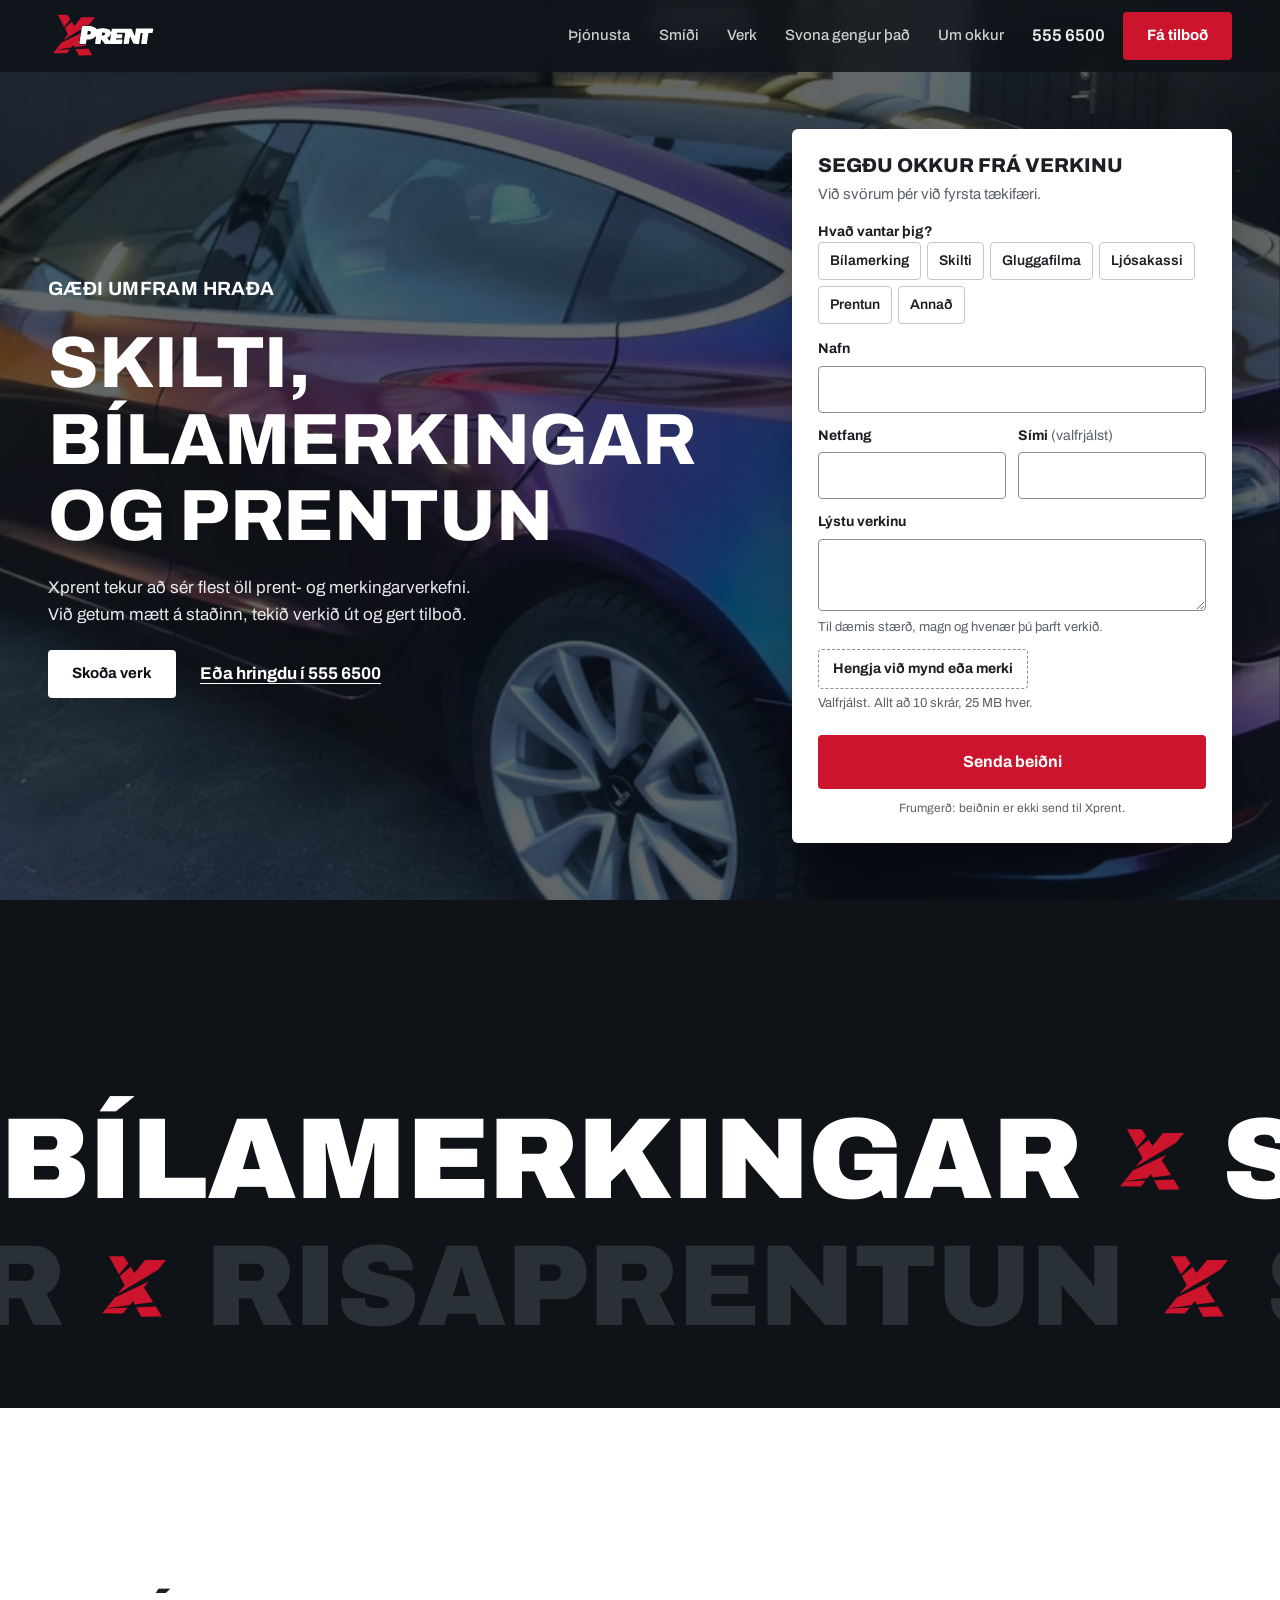
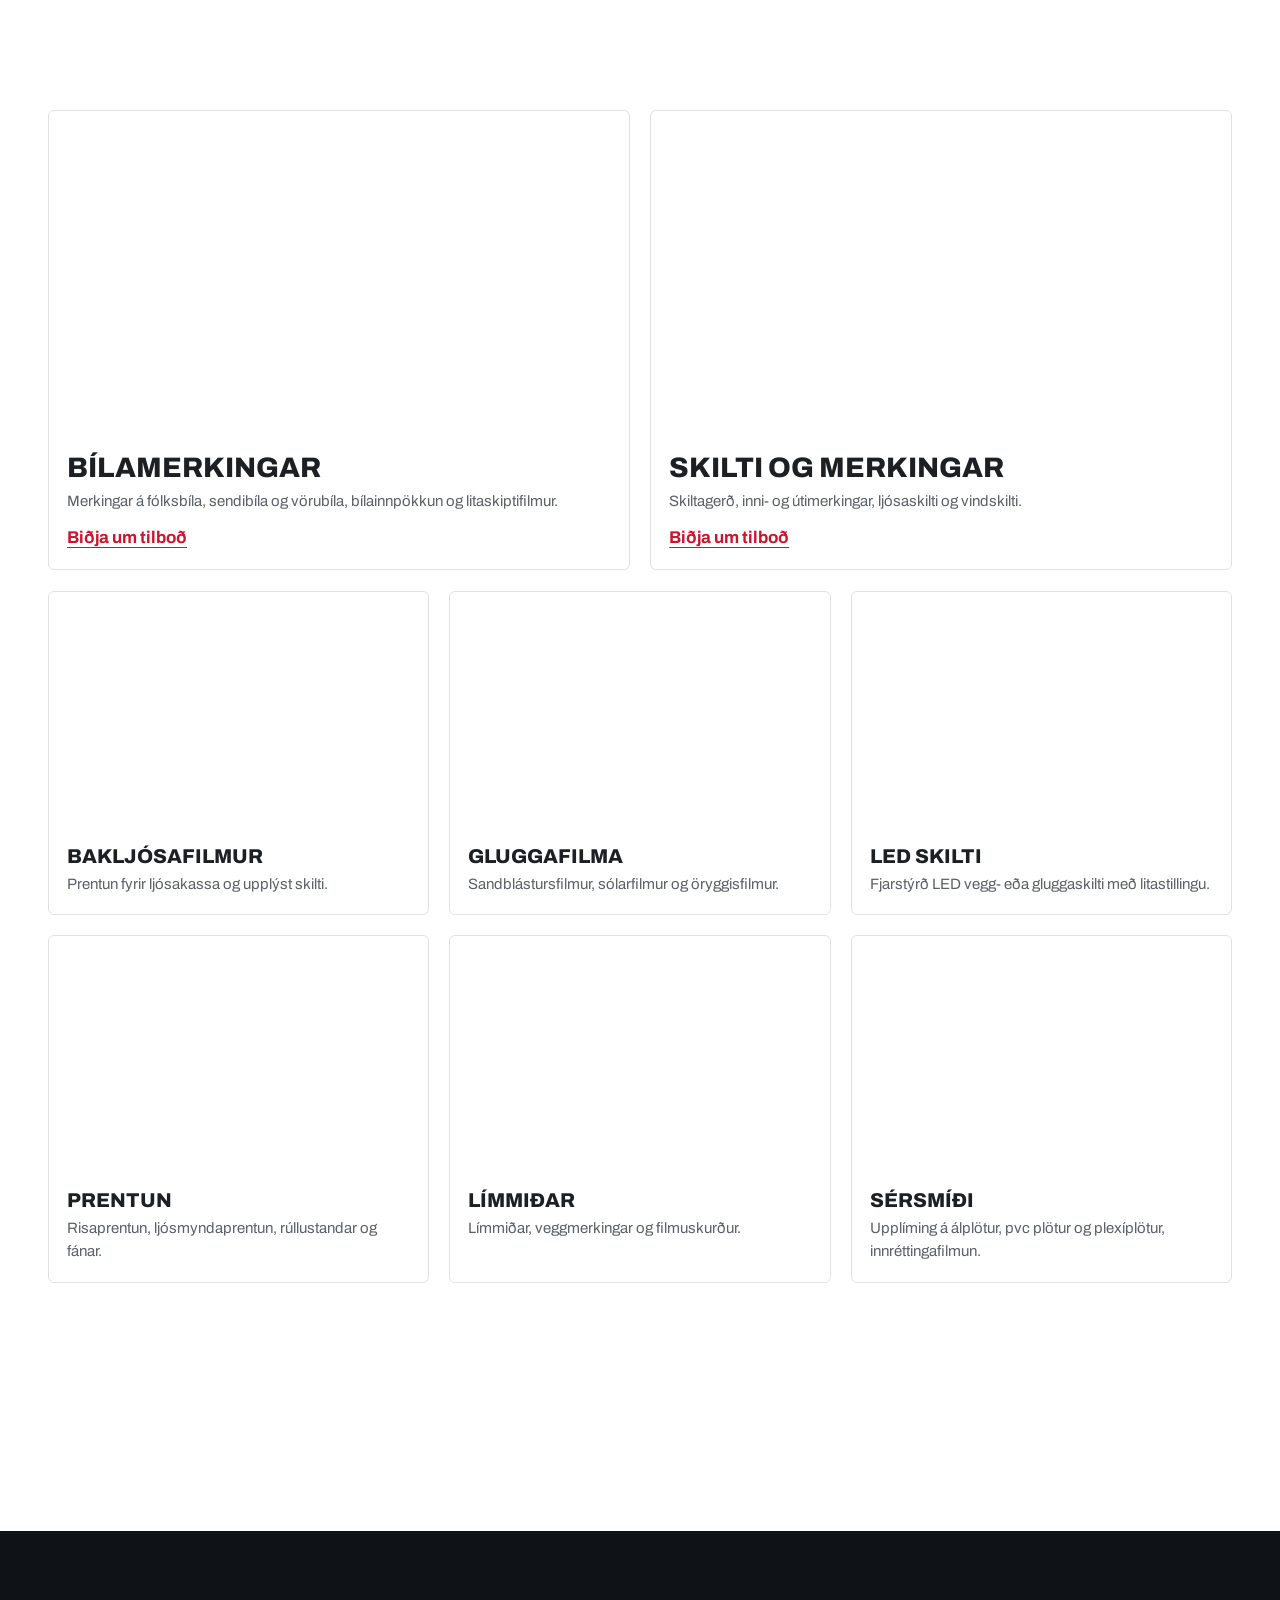
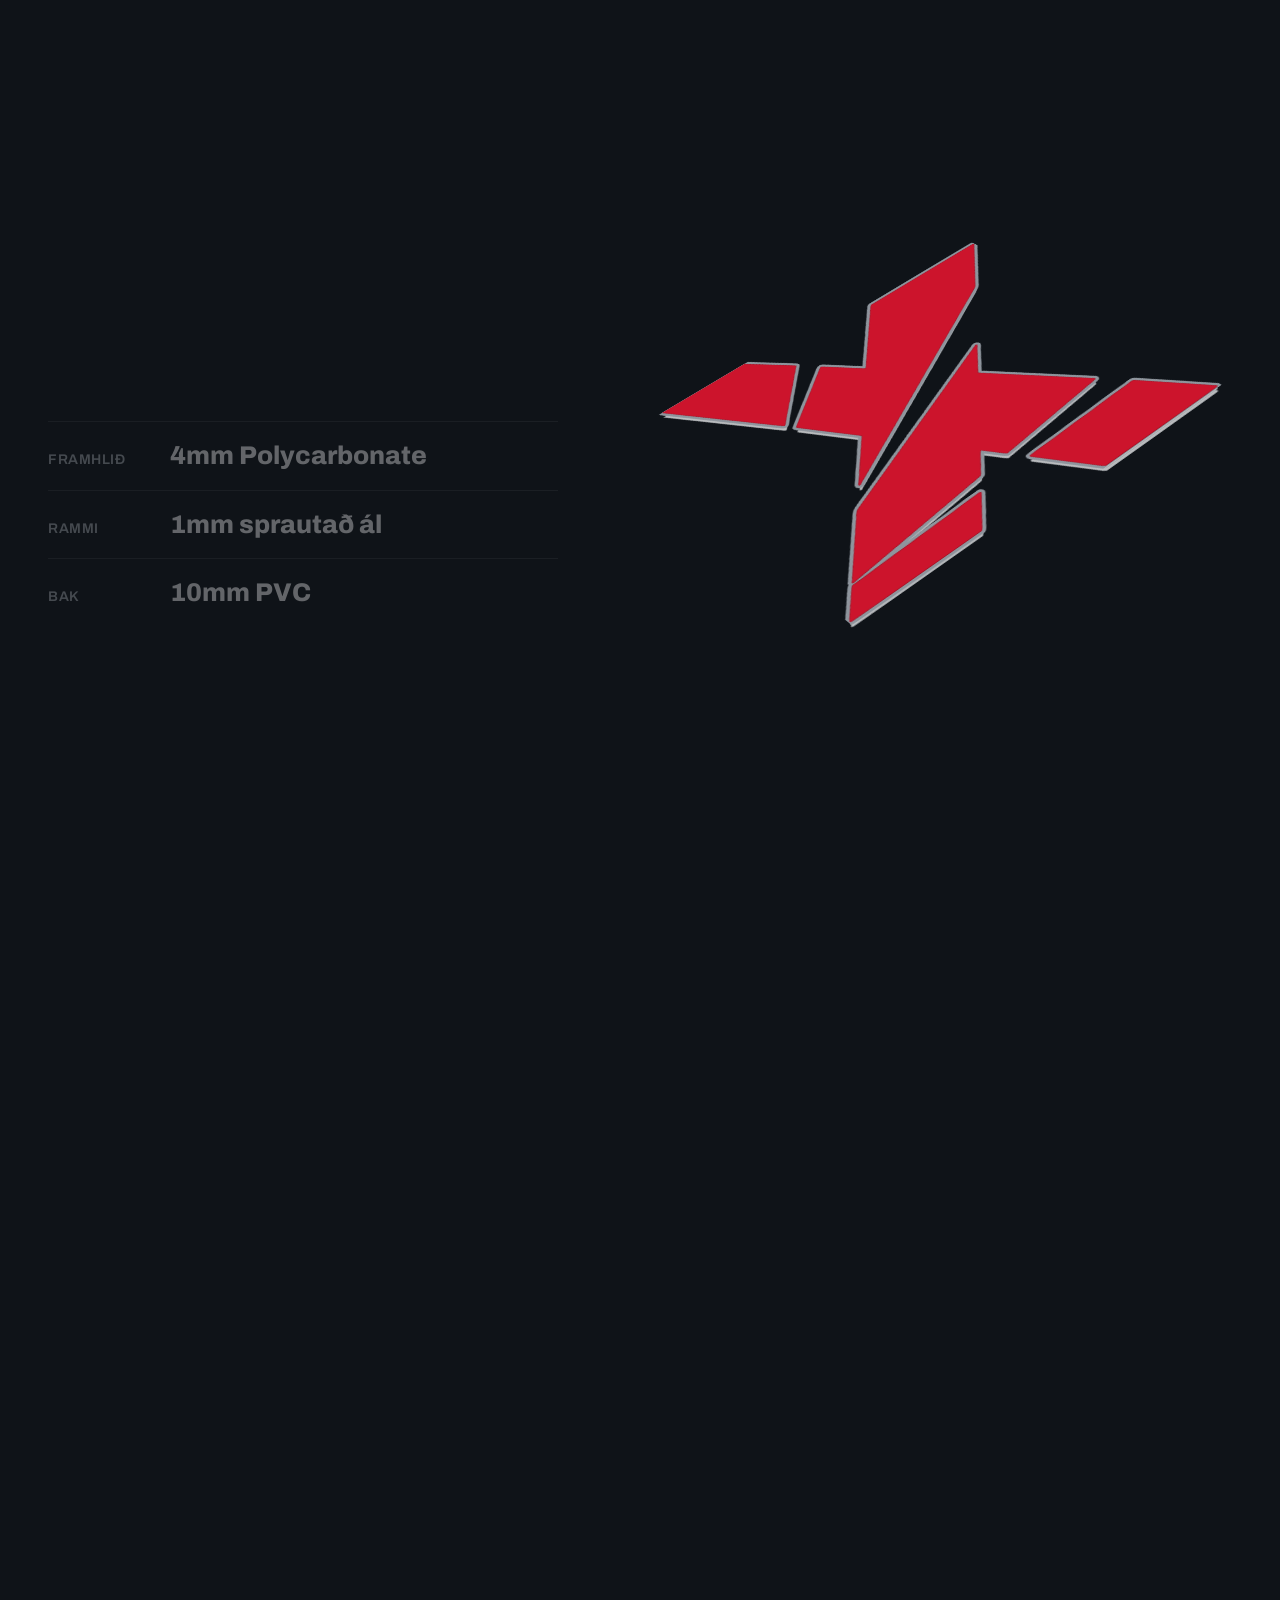
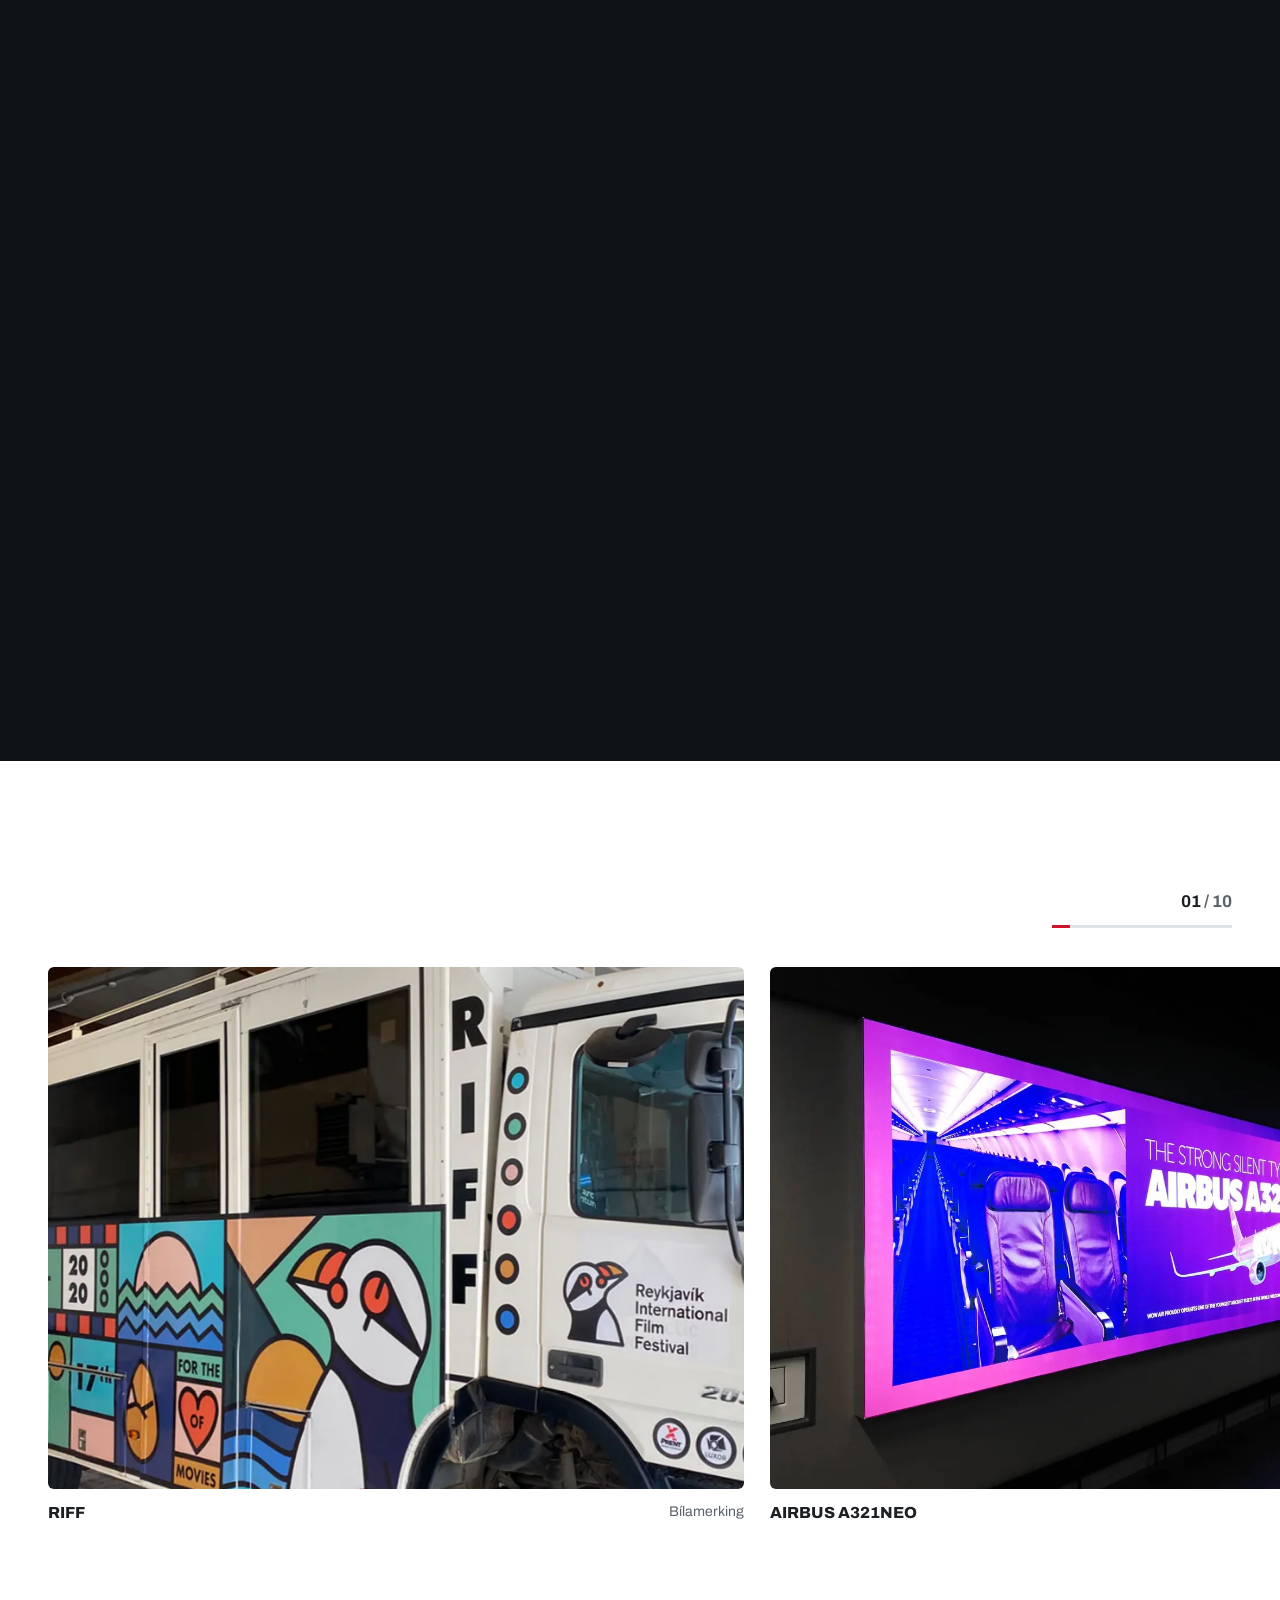
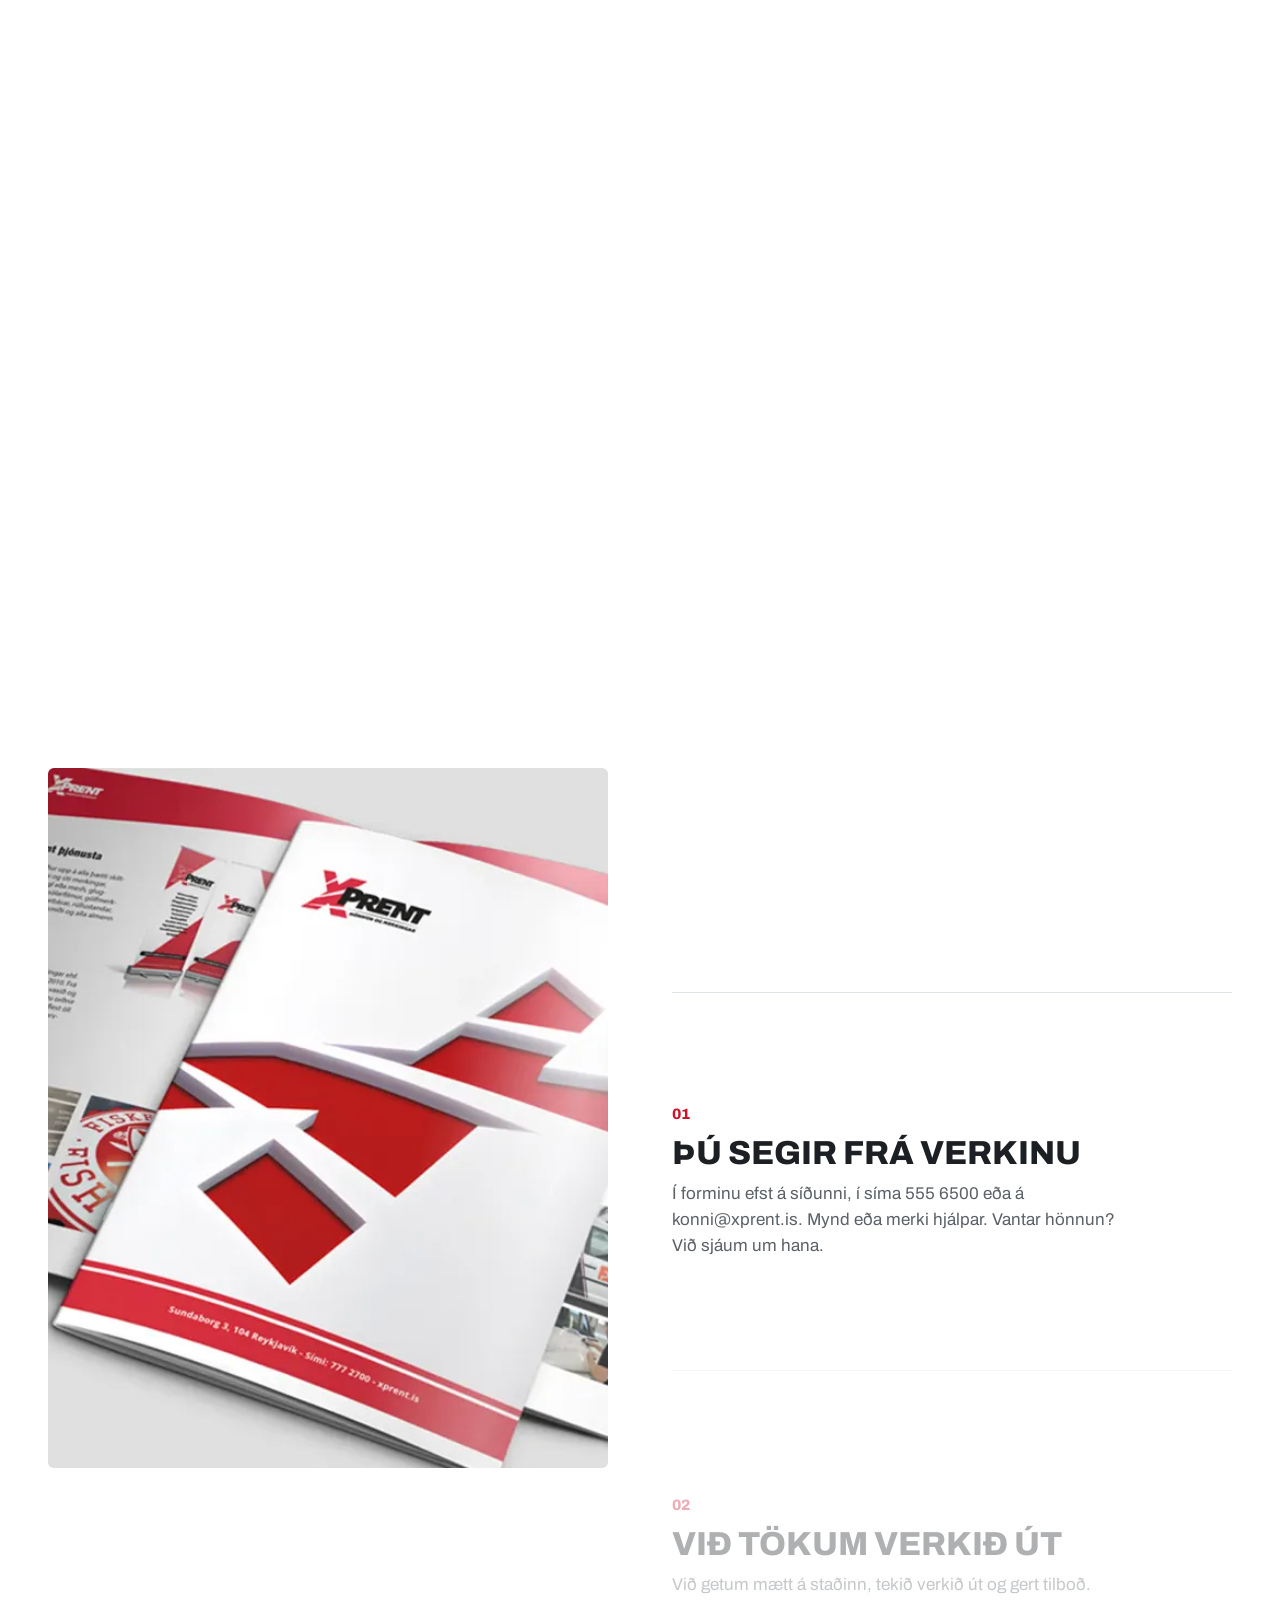
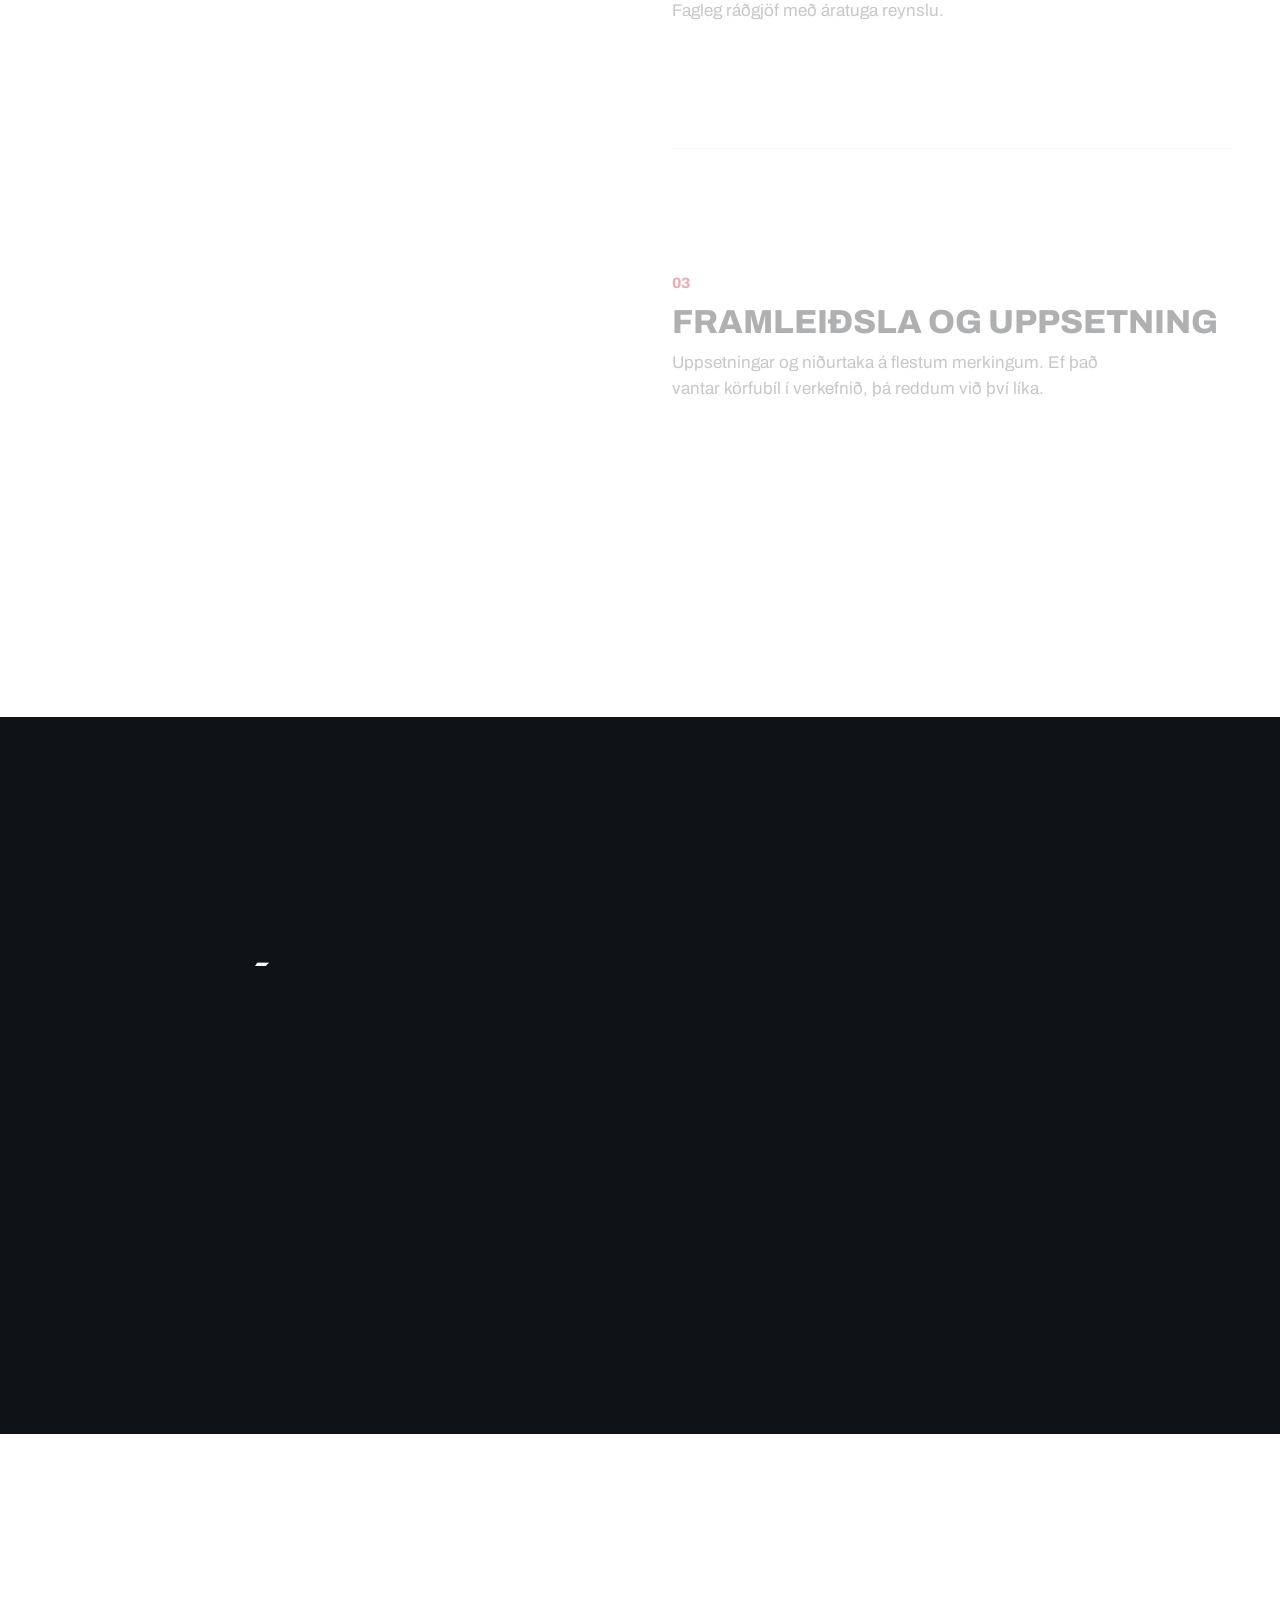
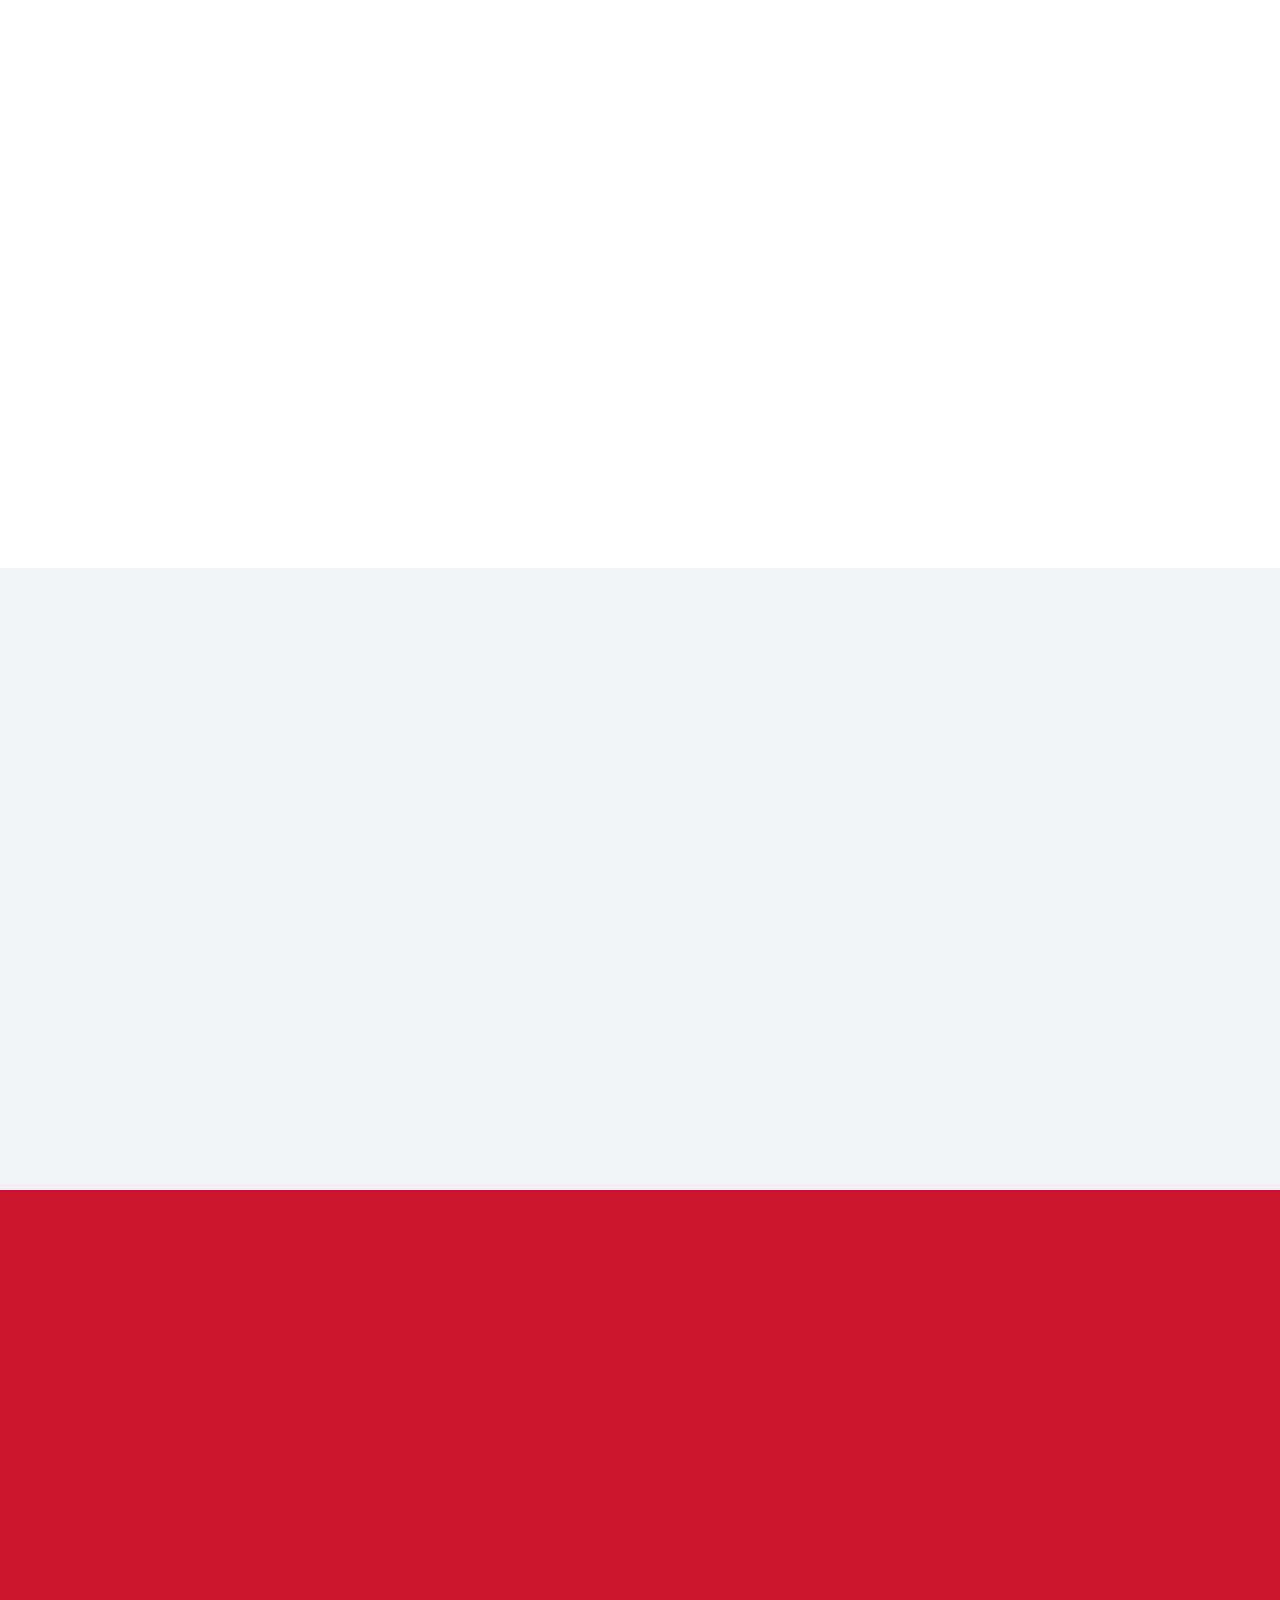
<file: index.html>
<!doctype html>
<html lang="is">
<head>
<meta charset="utf-8">
<meta name="viewport" content="width=device-width, initial-scale=1">
<meta name="format-detection" content="telephone=no">
<title>Xprent | Skilti, bílamerkingar og prentun</title>
<meta name="description" content="Xprent tekur að sér flest öll prent- og merkingarverkefni: bílamerkingar, skilti, bakljósafilmur, gluggafilmu, LED skilti og prentun. Sundaborg 3, Reykjavík. Sími 555 6500.">
<meta name="robots" content="noindex, nofollow">
<meta name="theme-color" content="#0f1318">
<meta name="color-scheme" content="light">
<link rel="icon" href="assets/favicon.png" type="image/png">
<link rel="preload" href="assets/fonts/archivo-800.woff2" as="font" type="font/woff2" crossorigin>
<link rel="preload" href="assets/fonts/archivo-regular.woff2" as="font" type="font/woff2" crossorigin>
<link rel="preload" as="image" href="assets/img/v3/tesla-1400.webp" imagesrcset="assets/img/v3/tesla-800.webp 800w, assets/img/v3/tesla-1400.webp 1400w, assets/img/v3/tesla-2400.webp 2400w" imagesizes="100vw">
<link rel="stylesheet" href="css/main.css">
<script type="application/ld+json">{"@context":"https://schema.org","@type":"LocalBusiness","name":"Xprent hönnun og merkingar ehf.","alternateName":"Xprent","description":"Skilti, bílamerkingar, bakljósafilmur, gluggafilma, LED skilti og prentun.","foundingDate":"2010-09-01","telephone":"+354 555 6500","email":"konni@xprent.is","address":{"@type":"PostalAddress","streetAddress":"Sundaborg 3","postalCode":"104","addressLocality":"Reykjavík","addressCountry":"IS"},"url":"https://xprent.is/"}</script>

<script>document.documentElement.classList.add('js')</script>
<link rel="apple-touch-icon" sizes="180x180" href="icons/apple-touch-icon.png">
</head>
<body>
<a class="skip" href="#main">Fara í efni</a>
<div class="awning" aria-hidden="true"></div>
<header class="bar">
 <div class="bar__in wrap">
  <a class="bar__home" href="#" aria-label="Xprent, efst á síðu"><img src="assets/logo-light.svg" width="1870" height="690" alt="Xprent"></a>
  <nav class="nav" aria-label="Aðalvalmynd">
   <a href="#thjonusta">Þjónusta</a>
   <a href="#smidi">Smíði</a>
   <a href="#verk">Verk</a>
   <a href="#ferli">Svona gengur það</a>
   <a href="#um">Um okkur</a>
  </nav>
  <div class="bar__act">
   <a class="bar__tel" href="tel:+3545556500">555&nbsp;6500</a>
   <a class="btn btn--red" href="#tilbod" data-to-form>Fá tilboð</a>
   <button type="button" class="burger" aria-expanded="false" aria-controls="drawer"><span></span><span></span><span class="sr">Opna valmynd</span></button>
  </div>
 </div>
</header>
<div class="drawer" id="drawer" hidden data-lenis-prevent>
 <nav aria-label="Valmynd">
  <a href="#thjonusta">Þjónusta</a><a href="#smidi">Smíði</a><a href="#verk">Verk</a><a href="#ferli">Svona gengur það</a><a href="#um">Um okkur</a><a href="#hafa-samband">Hafa samband</a>
 </nav>
 <div class="drawer__foot"><a class="btn btn--red btn--block" href="#tilbod" data-to-form>Fá tilboð</a><a class="drawer__tel" href="tel:+3545556500">Sími 555&nbsp;6500</a></div>
</div>

<div class="page">
<main id="main">

<!-- HERO -->
<section class="hero" aria-labelledby="h1">
 <div class="hero__media" data-hero-media>
  <img class="hero__bg" src="assets/img/v3/tesla-1400.webp" srcset="assets/img/v3/tesla-800.webp 800w, assets/img/v3/tesla-1400.webp 1400w, assets/img/v3/tesla-2400.webp 2400w" sizes="100vw" width="4096" height="2304" alt="Tesla með litaskiptifilmu frá Xprent fyrir utan verkstæðið" fetchpriority="high">
  <div class="hero__tint" aria-hidden="true"></div>
 </div>
 <div class="hero__in wrap">
  <div class="hero__copy" data-hero-copy>
   <p class="hero__kicker" data-hero-line><span>Gæði umfram hraða</span></p>
   <h1 class="hero__h1" id="h1" aria-label="Skilti, bílamerkingar og prentun"><span class="ln" aria-hidden="true"><span>Skilti,</span></span><span class="ln" aria-hidden="true"><span>bílamerkingar</span></span><span class="ln" aria-hidden="true"><span>og prentun</span></span></h1>
   <p class="hero__sub" data-hero-fade>Xprent tekur að sér flest öll prent- og merkingarverkefni. Við getum mætt á staðinn, tekið verkið út og gert tilboð.</p>
   <div class="hero__cta" data-hero-fade><a class="btn btn--light" href="#verk">Skoða verk</a><a class="hero__tel" href="tel:+3545556500">Eða hringdu í 555&nbsp;6500</a></div>
  </div>

  <div class="qcard" id="tilbod" data-hero-card>
   <form class="qf" novalidate data-qf aria-labelledby="qf-h">
    <div data-state="form">
     <h2 class="qf__h" id="qf-h">Segðu okkur frá verkinu</h2>
     <p class="qf__p">Við svörum þér við fyrsta tækifæri.</p>
     <fieldset class="fld chips" data-name="tegund">
      <legend>Hvað vantar þig?</legend>
      <div class="chips__row">
       <label><input type="radio" name="tegund" value="Bílamerking"><span>Bílamerking</span></label>
       <label><input type="radio" name="tegund" value="Skilti"><span>Skilti</span></label>
       <label><input type="radio" name="tegund" value="Gluggafilma"><span>Gluggafilma</span></label>
       <label><input type="radio" name="tegund" value="Bakljósafilma"><span>Ljósakassi</span></label>
       <label><input type="radio" name="tegund" value="Prentun"><span>Prentun</span></label>
       <label><input type="radio" name="tegund" value="Annað"><span>Annað</span></label>
      </div>
      <p class="fld__err" id="e-tegund" role="alert"></p>
     </fieldset>
     <div class="qf__grid">
      <div class="fld fld--full" data-name="nafn"><label for="f-nafn">Nafn</label><input id="f-nafn" name="nafn" autocomplete="name" aria-describedby="e-nafn"><p class="fld__err" id="e-nafn" role="alert"></p></div>
      <div class="fld" data-name="netfang"><label for="f-netfang">Netfang</label><input id="f-netfang" name="netfang" type="email" autocomplete="email" spellcheck="false" aria-describedby="e-netfang"><p class="fld__err" id="e-netfang" role="alert"></p></div>
      <div class="fld" data-name="simi"><label for="f-simi">Sími <span class="opt">(valfrjálst)</span></label><input id="f-simi" name="simi" type="tel" autocomplete="tel" inputmode="tel"></div>
      <div class="fld fld--full" data-name="lysing"><label for="f-lysing">Lýstu verkinu</label><textarea id="f-lysing" name="lysing" rows="2" aria-describedby="h-lysing e-lysing"></textarea><p class="fld__hint" id="h-lysing">Til dæmis stærð, magn og hvenær þú þarft verkið.</p><p class="fld__err" id="e-lysing" role="alert"></p></div>
      <div class="fld fld--full fld--file" data-name="skrar">
       <label class="file" for="f-skrar"><span class="file__btn">Hengja við mynd eða merki</span><span class="file__hint">Valfrjálst. Allt að 10 skrár, 25&nbsp;MB hver.</span></label>
       <input class="sr" id="f-skrar" name="skrar" type="file" multiple accept="image/*,.pdf,.ai,.eps,.svg" aria-describedby="e-skrar">
       <ul class="files" data-files></ul><p class="fld__err" id="e-skrar" role="alert"></p>
      </div>
     </div>
     <button type="submit" class="btn btn--red btn--block btn--l" data-submit>Senda beiðni</button>
     <p class="qf__proto">Frumgerð: beiðnin er ekki send til Xprent.</p>
    </div>
    <div class="qf__done" data-state="done" hidden role="status" tabindex="-1">
     <p class="qf__h" data-done-h>Takk, beiðnin er komin til skila</p>
     <p class="qf__p" data-done-p></p>
     <dl class="brief" data-brief></dl>
     <button type="button" class="btn btn--ghost" data-again>Senda aðra beiðni</button>
    </div>
   </form>
  </div>
 </div>
</section>

<!-- FACTS -->
<section class="facts" aria-label="Xprent í stuttu máli">
 <ul class="facts__in wrap">
  <li data-fact><strong><span data-count="2010" data-from="1990">2010</span></strong><span>Stofnað 1. september</span></li>
  <li data-fact><strong><span data-count="13" data-from="0">13</span></strong><span>Þjónustuflokkar undir einu þaki</span></li>
  <li data-fact><strong><span data-count="288" data-from="0">288</span>&nbsp;×&nbsp;<span data-count="576" data-from="0">576</span></strong><span>cm LED skjár við Sundabraut</span></li>
  <li data-fact><strong>Uppsetning</strong><span>og niðurtaka á flestum merkingum</span></li>
 </ul>
</section>

<!-- KINETIC BAND: their services, moving with the scroll -->
<section class="kin" aria-label="Þjónusta Xprent">
 <div class="kin__row" data-kin="-1"><span>Bílamerkingar</span><i></i><span>Skiltagerð</span><i></i><span>Bakljósafilmur</span><i></i><span>Sandblástursfilmur</span><i></i><span>Bílamerkingar</span><i></i><span>Skiltagerð</span><i></i></div>
 <div class="kin__row kin__row--out" data-kin="1"><span>LED skilti</span><i></i><span>Límmiðar</span><i></i><span>Risaprentun</span><i></i><span>Sérsmíði</span><i></i><span>LED skilti</span><i></i><span>Límmiðar</span><i></i></div>
</section>

<!-- SERVICES -->
<section class="sec" id="thjonusta" aria-labelledby="svc-h">
 <div class="wrap">
  <div class="sec__head">
   <h2 class="h2" id="svc-h" data-split>Þjónusta</h2>
   <p class="sec__p" data-up>Verslanir, fyrirtæki og einstaklingar geta nýtt sér alla þá þjónustu sem við bjóðum upp á.</p>
  </div>
  <ul class="svc">
   <li class="svc__i svc__i--lg"><a class="card" href="#tilbod" data-tegund="Bílamerking" data-to-form>
    <span class="card__ph" data-curtain><img src="assets/img/works/w111-1280.webp" srcset="assets/img/works/w111-640.webp 640w, assets/img/works/w111-1280.webp 1138w" sizes="(min-width:900px) 48vw, 100vw" width="1138" height="640" alt="Heilbílamerking á sendibíl" loading="lazy" decoding="async"></span>
    <span class="card__b"><span class="card__t">Bílamerkingar</span><span class="card__d">Merkingar á fólksbíla, sendibíla og vörubíla, bílainnpökkun og litaskiptifilmur.</span><span class="card__go">Biðja um tilboð</span></span></a></li>
   <li class="svc__i svc__i--lg"><a class="card" href="#tilbod" data-tegund="Skilti" data-to-form>
    <span class="card__ph" data-curtain><img src="assets/img/works/w134-1280.webp" srcset="assets/img/works/w134-640.webp 640w, assets/img/works/w134-1280.webp 1280w" sizes="(min-width:900px) 48vw, 100vw" width="1728" height="1296" alt="Upphleypt Snickers skilti í verslun" loading="lazy" decoding="async"></span>
    <span class="card__b"><span class="card__t">Skilti og merkingar</span><span class="card__d">Skiltagerð, inni- og útimerkingar, ljósaskilti og vindskilti.</span><span class="card__go">Biðja um tilboð</span></span></a></li>
   <li class="svc__i"><a class="card" href="#tilbod" data-tegund="Bakljósafilma" data-to-form>
    <span class="card__ph" data-curtain><img src="assets/img/works/w3-640.webp" width="1728" height="1296" alt="Ljósakassi með bakljósafilmu, Champagne & Sparkling" loading="lazy" decoding="async"></span>
    <span class="card__b"><span class="card__t">Bakljósafilmur</span><span class="card__d">Prentun fyrir ljósakassa og upplýst skilti.</span></span></a></li>
   <li class="svc__i"><a class="card" href="#tilbod" data-tegund="Gluggafilma" data-to-form>
    <span class="card__ph" data-curtain><img src="assets/img/works/w101-640.webp" width="790" height="658" alt="Gluggamerking með Parísarmynd" loading="lazy" decoding="async"></span>
    <span class="card__b"><span class="card__t">Gluggafilma</span><span class="card__d">Sandblástursfilmur, sólarfilmur og öryggisfilmur.</span></span></a></li>
   <li class="svc__i"><a class="card" href="#tilbod" data-tegund="Skilti" data-to-form>
    <span class="card__ph" data-curtain><img src="assets/img/works/w144-640.webp" width="1138" height="640" alt="Neonskilti sem á stendur Opið" loading="lazy" decoding="async"></span>
    <span class="card__b"><span class="card__t">LED skilti</span><span class="card__d">Fjarstýrð LED vegg- eða gluggaskilti með litastillingu.</span></span></a></li>
   <li class="svc__i"><a class="card" href="#tilbod" data-tegund="Prentun" data-to-form>
    <span class="card__ph" data-curtain><img src="assets/img/works/w67-640.webp" width="1138" height="640" alt="Sýningarrými með prentuðum veggjum" loading="lazy" decoding="async"></span>
    <span class="card__b"><span class="card__t">Prentun</span><span class="card__d">Risaprentun, ljósmyndaprentun, rúllustandar og fánar.</span></span></a></li>
   <li class="svc__i"><a class="card" href="#tilbod" data-tegund="Prentun" data-to-form>
    <span class="card__ph" data-curtain><img src="assets/img/works/w51-640.webp" width="1138" height="640" alt="Límmiðar í prentun" loading="lazy" decoding="async"></span>
    <span class="card__b"><span class="card__t">Límmiðar</span><span class="card__d">Límmiðar, veggmerkingar og filmuskurður.</span></span></a></li>
   <li class="svc__i"><a class="card" href="#tilbod" data-tegund="Annað" data-to-form>
    <span class="card__ph" data-curtain><img src="assets/img/works/w131-640.webp" width="1138" height="640" alt="Innréttingar klæddar með filmu" loading="lazy" decoding="async"></span>
    <span class="card__b"><span class="card__t">Sérsmíði</span><span class="card__d">Upplíming á álplötur, pvc plötur og plexíplötur, innréttingafilmun.</span></span></a></li>
   <li class="svc__i svc__i--text" data-up><a class="card card--dark" href="#tilbod" data-tegund="Annað" data-to-form>
    <span class="card__b"><span class="card__t">Ekkert merki ennþá?</span><span class="card__d">Grafísk hönnun: logoteikning, umbrotsvinnsla, hugmyndavinnsla og útlitshönnun. Við hönnum og merkjum.</span><span class="card__go">Biðja um tilboð</span></span></a></li>
  </ul>
 </div>
</section>

<!-- SIGNATURE: their own exploded X sign, layer by layer -->
<section class="build" id="smidi" aria-labelledby="build-h">
 <div class="build__pin" data-build>
  <div class="wrap build__in">
   <div class="build__tx">
    <h2 class="h2 h2--light" id="build-h" data-split>Skilti, lag fyrir lag</h2>
    <p class="build__p" data-up>Svona er X-skiltið okkar byggt upp. Við teiknum, smíðum og setjum upp sjálf.</p>
    <ol class="build__spec">
     <li data-layer-label="0"><b>Framhlið</b><span>4mm Polycarbonate</span></li>
     <li data-layer-label="1"><b>Rammi</b><span>1mm sprautað ál</span></li>
     <li data-layer-label="2"><b>Bak</b><span>10mm PVC</span></li>
    </ol>
   </div>
   <div class="build__stage" aria-hidden="true">
    <div class="build__obj" data-build-obj>
     <img class="build__layer build__layer--back" src="assets/img/v3/x-back.svg" alt="" data-layer="2">
     <img class="build__layer build__layer--back build__layer--edge" src="assets/img/v3/x-back.svg" alt="" data-layer="2" style="--e:1">
     <img class="build__layer build__layer--back build__layer--edge" src="assets/img/v3/x-back.svg" alt="" data-layer="2" style="--e:2">
     <img class="build__layer build__layer--frame" src="assets/img/v3/x-frame.svg" alt="" data-layer="1">
     <img class="build__layer build__layer--front" src="assets/img/v3/x-front.svg" alt="" data-layer="0">
    </div>
   </div>
  </div>
 </div>
 <img class="sr" src="assets/img/v3/spec-1138.webp" alt="Teikning Xprent af X-skilti: bak úr 10mm PVC, rammi úr 1mm sprautuðu áli, framhlið úr 4mm Polycarbonate" loading="lazy">
</section>

<!-- WORK: horizontal journey on desktop, swipe strip on phones -->
<section class="work" id="verk" aria-labelledby="verk-h">
 <div class="work__pin" data-work>
  <div class="wrap work__head">
   <h2 class="h2" id="verk-h" data-split>Verk</h2>
   <div class="work__meter" aria-hidden="true"><span class="work__count"><b data-work-i>01</b> / 10</span><span class="work__bar"><i data-work-bar></i></span></div>
  </div>
  <ul class="work__track" data-work-track>
   <li><a href="assets/img/works/w124-1280.webp" data-t="RIFF" data-s="Bílamerking"><span class="work__ph"><img src="assets/img/works/w124-1280.webp" srcset="assets/img/works/w124-640.webp 640w, assets/img/works/w124-1280.webp 1138w" sizes="(max-width: 899px) 78vw, 1280px" width="1138" height="640" alt="Myndskreyttur flutningabíll fyrir RIFF" loading="lazy" decoding="async"></span><span class="work__c"><b>RIFF</b><i>Bílamerking</i></span></a></li>
   <li><a href="assets/img/works/w4-1280.webp" data-t="Airbus A321neo" data-s="Bakljósafilma"><span class="work__ph"><img src="assets/img/works/w4-1280.webp" srcset="assets/img/works/w4-640.webp 640w, assets/img/works/w4-1280.webp 1280w" sizes="(max-width: 899px) 78vw, 1280px" width="1728" height="1296" alt="Ljósakassi með Airbus auglýsingu" loading="lazy" decoding="async"></span><span class="work__c"><b>Airbus A321neo</b><i>Bakljósafilma</i></span></a></li>
   <li><a href="assets/img/works/w138-1280.webp" data-t="Toblerone" data-s="Skilti"><span class="work__ph work__ph--tall"><img src="assets/img/works/w138-1280.webp" srcset="assets/img/works/w138-640.webp 640w, assets/img/works/w138-1280.webp 1280w" sizes="(max-width: 899px) 62vw, 1280px" width="1296" height="1728" alt="Upplýstur Toblerone standur í verslun" loading="lazy" decoding="async"></span><span class="work__c"><b>Toblerone</b><i>Skilti</i></span></a></li>
   <li><a href="assets/img/works/w106-1280.webp" data-t="Collab" data-s="Bílamerking"><span class="work__ph"><img src="assets/img/works/w106-1280.webp" srcset="assets/img/works/w106-640.webp 640w, assets/img/works/w106-1280.webp 1138w" sizes="(max-width: 899px) 78vw, 1280px" width="1138" height="640" alt="Vörubíll merktur Collab" loading="lazy" decoding="async"></span><span class="work__c"><b>Collab</b><i>Bílamerking</i></span></a></li>
   <li><a href="assets/img/works/w142-1280.webp" data-t="Bath &amp; Body Works" data-s="Skilti"><span class="work__ph"><img src="assets/img/works/w142-1280.webp" srcset="assets/img/works/w142-640.webp 640w, assets/img/works/w142-1280.webp 1080w" sizes="(max-width: 899px) 78vw, 1280px" width="1080" height="810" alt="Upplýstir stafir Bath & Body Works" loading="lazy" decoding="async"></span><span class="work__c"><b>Bath &amp; Body Works</b><i>Skilti</i></span></a></li>
   <li><a href="assets/img/works/w117-1280.webp" data-t="Læknavaktin" data-s="Bílamerking"><span class="work__ph"><img src="assets/img/works/w117-1280.webp" srcset="assets/img/works/w117-640.webp 640w, assets/img/works/w117-1280.webp 1138w" sizes="(max-width: 899px) 78vw, 1280px" width="1138" height="640" alt="Bíll Læknavaktarinnar merktur" loading="lazy" decoding="async"></span><span class="work__c"><b>Læknavaktin</b><i>Bílamerking</i></span></a></li>
   <li><a href="assets/img/works/w100-1280.webp" data-t="Inngangur" data-s="Sandblástursfilma"><span class="work__ph work__ph--tall"><img src="assets/img/works/w100-1280.webp" srcset="assets/img/works/w100-640.webp 640w, assets/img/works/w100-1280.webp 800w" sizes="(max-width: 899px) 62vw, 1280px" width="800" height="896" alt="Inngangur með sandblástursfilmu" loading="lazy" decoding="async"></span><span class="work__c"><b>Inngangur</b><i>Sandblástursfilma</i></span></a></li>
   <li><a href="assets/img/works/w136-1280.webp" data-t="M&amp;M's" data-s="Skilti"><span class="work__ph"><img src="assets/img/works/w136-1280.webp" srcset="assets/img/works/w136-640.webp 640w, assets/img/works/w136-1280.webp 1280w" sizes="(max-width: 899px) 78vw, 1280px" width="1728" height="1296" alt="Upplýst M&M's skilti" loading="lazy" decoding="async"></span><span class="work__c"><b>M&amp;M's</b><i>Skilti</i></span></a></li>
   <li><a href="assets/img/works/w119-1280.webp" data-t="Land Rover" data-s="Mattsvört filma"><span class="work__ph"><img src="assets/img/works/w119-1280.webp" srcset="assets/img/works/w119-640.webp 640w, assets/img/works/w119-1280.webp 1138w" sizes="(max-width: 899px) 78vw, 1280px" width="1138" height="640" alt="Land Rover klæddur mattsvartri filmu" loading="lazy" decoding="async"></span><span class="work__c"><b>Land Rover</b><i>Mattsvört filma</i></span></a></li>
   <li><a href="assets/img/works/w123-1280.webp" data-t="Rafgæði" data-s="Bílamerking"><span class="work__ph"><img src="assets/img/works/w123-1280.webp" srcset="assets/img/works/w123-640.webp 640w, assets/img/works/w123-1280.webp 1138w" sizes="(max-width: 899px) 78vw, 1280px" width="1138" height="640" alt="Sendibíll merktur Rafgæði" loading="lazy" decoding="async"></span><span class="work__c"><b>Rafgæði</b><i>Bílamerking</i></span></a></li>
  </ul>
 </div>
</section>

<!-- PROCESS: sticky image changes with each step -->
<section class="sec proc" id="ferli" aria-labelledby="ferli-h">
 <div class="wrap proc__in">
  <div class="proc__media" aria-hidden="true">
   <div class="proc__frame">
    <img class="proc__img is-on" src="assets/img/works/w10-1280.webp" width="1138" height="640" alt="" data-step-img="0" loading="lazy">
    <img class="proc__img" src="assets/img/v3/spec-1138.webp" width="1138" height="640" alt="" data-step-img="1" loading="lazy">
    <img class="proc__img" src="assets/img/v3/vinyl-hand-1400.webp" width="4096" height="2304" alt="" data-step-img="2" loading="lazy">
   </div>
  </div>
  <div class="proc__tx">
   <h2 class="h2" id="ferli-h" data-split>Svona gengur það fyrir sig</h2>
   <ol class="steps">
    <li data-step="0"><span class="steps__n">01</span><h3>Þú segir frá verkinu</h3><p>Í forminu efst á síðunni, í síma 555&nbsp;6500 eða á konni@xprent.is. Mynd eða merki hjálpar. Vantar hönnun? Við sjáum um hana.</p></li>
    <li data-step="1"><span class="steps__n">02</span><h3>Við tökum verkið út</h3><p>Við getum mætt á staðinn, tekið verkið út og gert tilboð. Fagleg ráðgjöf með áratuga reynslu.</p></li>
    <li data-step="2"><span class="steps__n">03</span><h3>Framleiðsla og uppsetning</h3><p>Uppsetningar og niðurtaka á flestum merkingum. Ef það vantar körfubíl í verkefnið, þá reddum við því líka.</p></li>
   </ol>
   <a class="btn btn--red" href="#tilbod" data-to-form data-up>Fá tilboð</a>
  </div>
 </div>
</section>

<!-- X-LED -->
<section class="xled" aria-labelledby="xl-h">
 <div class="wrap xled__in">
  <div class="xled__tx">
   <h2 class="h2 h2--light" id="xl-h" data-split>Viltu auglýsa?</h2>
   <p class="xled__lead" data-up>Xprent er með stóran LED skjá við Sundabraut.</p>
   <dl class="spec" data-up>
    <div><dt>Stærð</dt><dd>288&nbsp;cm x 576&nbsp;cm</dd></div>
    <div><dt>Birting</dt><dd>Hver auglýsing er birt í 8&nbsp;sek.</dd></div>
    <div><dt>Á sólarhring</dt><dd>720 birtingar, 96&nbsp;mín skjátími</dd></div>
   </dl>
   <p class="xled__p" data-up>Xprent leigir einnig út tvo færanlega LED skjái fyrir kynningar og uppákomur.</p>
   <a class="btn btn--light" href="tel:+3545556500" data-up>Hringdu í 555&nbsp;6500</a>
  </div>
  <div class="xled__ph" data-curtain><img src="assets/img/hero/xled-crop.webp" width="600" height="400" alt="X-LED skjár Xprent á húsi við Sundabraut" loading="lazy" decoding="async"></div>
 </div>
</section>

<!-- CUSTOMERS -->
<section class="sec" aria-labelledby="cust-h">
 <div class="wrap">
  <div class="sec__head"><h2 class="h2" id="cust-h" data-split>Viðskiptavinir</h2></div>
  <ul class="logos" data-stagger>
   <li><img src="assets/customers/dutyfree_logo_rgb.png" width="647" height="647" alt="Duty Free Iceland" loading="lazy"></li>
   <li><img src="assets/customers/66nlogo_rgb.png" width="647" height="647" alt="66°Norður" loading="lazy"></li>
   <li><img src="assets/customers/islandshoyel_logo_rgb.png" width="647" height="647" alt="Íslandshótel" loading="lazy"></li>
   <li><img src="assets/customers/redcross_logo_rgb.png" width="647" height="647" alt="Rauði krossinn" loading="lazy"></li>
   <li><img src="assets/customers/origo_logo_rgb.png" width="647" height="647" alt="Origo" loading="lazy"></li>
   <li><img src="assets/customers/riff_logo_rgb.png" width="647" height="647" alt="RIFF" loading="lazy"></li>
   <li><img src="assets/customers/nathanolsen_logo_rgb.png" width="647" height="647" alt="Nathan & Olsen" loading="lazy"></li>
   <li><img src="assets/customers/tulipop_logo_rgb.png" width="647" height="647" alt="Tulipop" loading="lazy"></li>
   <li><img src="assets/customers/pureperforance_logo_rgb.png" width="647" height="647" alt="Pure Performance" loading="lazy"></li>
   <li><img src="assets/customers/artica_logo_rgb.png" width="647" height="647" alt="Artica" loading="lazy"></li>
   <li><img src="assets/customers/tri_logo_rgb.png" width="647" height="647" alt="TRI" loading="lazy"></li>
   <li><img src="assets/customers/terma_logo_rgb.png" width="647" height="647" alt="Terma" loading="lazy"></li>
  </ul>
 </div>
</section>

<!-- ABOUT -->
<section class="sec sec--grey" id="um" aria-labelledby="um-h">
 <div class="wrap about">
  <div class="about__l">
   <h2 class="h2" id="um-h" data-split>Um Xprent</h2>
   <p class="about__lead" data-up>Xprent hönnun og merkingar ehf. var stofnað 1. september 2010. Frá þeim tíma hefur fyrirtækið vaxið og dafnað vel. Xprent tekur að sér flest öll prent- og merkingarverkefni.</p>
  </div>
  <ul class="pillars" data-stagger>
   <li><h3>Öflugt teymi</h3><p>Allir starfsmenn Xprent eru þjálfaðir af fagmanni. Einkunnarorð Xprent eru gæði umfram hraða.</p></li>
   <li><h3>Fagleg ráðgjöf</h3><p>Starfsmenn Xprent hafa unnið hjá öðrum skiltagerðum og eru með mikla reynslu, ennfremur leggja starfsmenn sig fram við að veita ráðgjöf og persónulega þjónustu til viðskiptavina.</p></li>
   <li><h3>Heildarlausnir</h3><p>Við tökum að okkur heildarlausnir fyrir bæði stór og lítil fyrirtæki.</p></li>
  </ul>
 </div>
</section>

<!-- CONTACT -->
<section class="contact" id="hafa-samband" aria-labelledby="hs-h">
 <div class="wrap contact__in">
  <div>
   <h2 class="h2 h2--xl" id="hs-h" data-split>Hafðu samband</h2>
   <p class="contact__lead" data-up>Viltu fá tilboð í verkið eða ertu með spurningar? Hafðu endilega samband og við svörum þér við fyrsta tækifæri.</p>
   <a class="btn btn--white btn--l" href="#tilbod" data-to-form data-up>Fá tilboð</a>
  </div>
  <dl class="contact__dl" data-stagger>
   <div><dt>Sími</dt><dd><a href="tel:+3545556500">555&nbsp;6500</a></dd></div>
   <div><dt>Netfang</dt><dd><a href="mailto:konni@xprent.is">konni@xprent.is</a></dd></div>
   <div><dt>Heimilisfang</dt><dd>Sundaborg 3, 104 Reykjavík</dd></div>
  </dl>
 </div>
</section>
</main>

<footer class="foot">
 <div class="wrap foot__in">
  <img src="assets/logo-light.svg" width="1870" height="690" alt="Xprent" class="foot__logo" loading="lazy">
  <p>Xprent hönnun og merkingar ehf. · Sundaborg 3, 104 Reykjavík · 555&nbsp;6500</p>
  <p class="foot__credit"><a href="https://sndrstudio.is" rel="noopener">Designed by SNDR Studio</a></p>
 </div>
</footer>
</div>

<dialog class="lb" id="lb" aria-label="Mynd" data-lenis-prevent>
 <button type="button" class="lb__x" data-lb-close>Loka</button>
 <figure><img class="lb__img" alt=""><figcaption><b class="lb__t"></b> <span class="lb__s"></span></figcaption></figure>
 <div class="lb__nav"><button type="button" data-lb-prev>Fyrri</button><button type="button" data-lb-next>Næsta</button><a class="btn btn--red" href="#tilbod" data-lb-cta>Fá tilboð í svona verk</a></div>
</dialog>
<script src="js/vendor/gsap.min.js" defer></script>
<script src="js/vendor/ScrollTrigger.min.js" defer></script>
<script src="js/vendor/lenis.min.js" defer></script>
<script src="js/app.js" defer></script>
</body>
</html>
</file>
<file: css/main.css>
/* Xprent prototype v4. Structure from Sindri's trade-site reference (dark workshop hero + quote form in the first screen,
   facts band, photo service cards), lifted with a motion system: masked line reveals, count-ups, a scroll-linked service band,
   curtain + inner-parallax images, the exploded X sign (Xprent's own layer drawing), a pinned horizontal work journey
   and a sticky process image. GSAP ScrollTrigger, every reveal tied to scroll position; Lenis on fine pointers only. */
@font-face { font-family: "Archivo"; src: url("../assets/fonts/archivo-regular.woff2") format("woff2"); font-weight: 400; font-display: swap; }
@font-face { font-family: "Archivo"; src: url("../assets/fonts/archivo-500.woff2") format("woff2"); font-weight: 500; font-display: swap; }
@font-face { font-family: "Archivo"; src: url("../assets/fonts/archivo-600.woff2") format("woff2"); font-weight: 600; font-display: swap; }
@font-face { font-family: "Archivo"; src: url("../assets/fonts/archivo-700.woff2") format("woff2"); font-weight: 700; font-display: swap; }
@font-face { font-family: "Archivo"; src: url("../assets/fonts/archivo-800.woff2") format("woff2"); font-weight: 800; font-display: swap; }
@font-face { font-family: "Archivo"; src: url("../assets/fonts/archivo-900.woff2") format("woff2"); font-weight: 900; font-display: swap; }

:root {
  --ink: #0f1318; --ink-2: #171c22; --text: #1c1f23; --muted: #5b6168; --line: #dfe2e5; --grey: #f2f3f4; --white: #fff;
  --red: #cc142c; --red-d: #a90f23; --err: #b3102a;
  --r: 6px; --r-s: 4px;
  --pad: clamp(16px, 4vw, 48px); --max: 1280px; --bar: 72px;
  --ease: cubic-bezier(.23, 1, .32, 1);
}
*, *::before, *::after { box-sizing: border-box; }
[hidden] { display: none !important; }
html { background: var(--ink); -webkit-text-size-adjust: 100%; scroll-padding-top: calc(var(--bar) + 12px); color-scheme: light; }
html:not(.lenis) { scroll-behavior: smooth; }
html.lenis, html.lenis body { height: auto; }
.lenis.lenis-smooth { scroll-behavior: auto !important; }
.lenis.lenis-stopped { overflow: hidden; }
body { margin: 0; background: var(--ink); color: var(--text); font-family: "Archivo", "Helvetica Neue", Arial, sans-serif; font-size: 1.0625rem; line-height: 1.55; -webkit-font-smoothing: antialiased; }
body.is-locked { position: fixed; left: 0; right: 0; width: 100%; }
.page { background: var(--white); overflow-x: clip; }
img { display: block; max-width: 100%; height: auto; }
h1, h2, h3, p, ul, ol, dl, dd, figure { margin: 0; }
ul, ol { padding: 0; list-style: none; }
a { color: inherit; }
button { font: inherit; color: inherit; background: none; border: 0; padding: 0; cursor: pointer; }
a, button, label, input, textarea, select { touch-action: manipulation; -webkit-tap-highlight-color: rgba(204, 20, 44, .15); }
:focus-visible { outline: 3px solid var(--red); outline-offset: 2px; }
p { text-wrap: pretty; }
.sr { position: absolute; width: 1px; height: 1px; overflow: hidden; clip-path: inset(50%); white-space: nowrap; }
.skip { position: absolute; left: 8px; top: -60px; z-index: 300; background: var(--white); color: var(--ink); padding: 10px 14px; }
.skip:focus { top: 8px; }
.wrap { width: 100%; max-width: calc(var(--max) + 2 * var(--pad)); margin-inline: auto; padding-inline: var(--pad); }

/* ---- buttons */
.btn { display: inline-flex; align-items: center; justify-content: center; min-height: 48px; padding: 0 22px; border-radius: var(--r-s); border: 2px solid transparent; font-weight: 700; font-size: .9375rem; text-decoration: none; white-space: nowrap; transition: background-color .15s ease-out, color .15s ease-out, transform .14s ease-out; }
.btn:active { transform: scale(.97); }
.btn--red { background: var(--red); color: #fff; }
.btn--light, .btn--white { background: #fff; color: var(--ink); }
.btn--white { color: var(--red); }
.btn--ghost { border-color: var(--ink); color: var(--ink); }
.btn--block { width: 100%; }
.btn--l { min-height: 54px; font-size: 1rem; }
@media (hover: hover) and (pointer: fine) { .btn--red:hover { background: var(--red-d); } .btn--light:hover, .btn--white:hover { background: #e9ebed; } }

/* ---- chrome: constant bar + phone awning (mobile-chrome-standard), borderless */
.awning { position: sticky; top: calc(var(--bar) * -1); height: calc(var(--bar) + 6px); margin-bottom: calc(var(--bar) * -1 - 6px); background: var(--ink); z-index: 80; display: none; }
.bar { position: fixed; inset: 0 0 auto 0; z-index: 100; height: var(--bar); background: rgba(15, 19, 24, .82); -webkit-backdrop-filter: blur(14px) saturate(140%); backdrop-filter: blur(14px) saturate(140%); color: #fff; }
.bar__in { height: 100%; display: flex; align-items: center; gap: 28px; }
.bar__home { flex: none; display: block; padding: 6px 0; }
.bar__home img { width: 118px; height: auto; }
.nav { display: flex; gap: clamp(16px, 2.2vw, 32px); margin-left: auto; }
.nav a { font-size: .9375rem; font-weight: 500; text-decoration: none; padding: 12px 0; color: rgba(255, 255, 255, .78); transition: color .15s ease-out; }
@media (hover: hover) and (pointer: fine) { .nav a:hover { color: #fff; } }
.bar__act { display: flex; align-items: center; gap: 18px; }
.bar__tel { font-weight: 600; text-decoration: none; white-space: nowrap; color: rgba(255, 255, 255, .92); }
.burger { display: none; width: 44px; height: 44px; position: relative; }
.burger span:not(.sr) { position: absolute; left: 11px; right: 11px; height: 2px; background: #fff; transition: transform .25s var(--ease), top .25s var(--ease); }
.burger span:nth-child(1) { top: 17px; } .burger span:nth-child(2) { top: 25px; }
.burger[aria-expanded="true"] span:nth-child(1) { top: 21px; transform: rotate(45deg); }
.burger[aria-expanded="true"] span:nth-child(2) { top: 21px; transform: rotate(-45deg); }
.drawer { position: fixed; inset: var(--bar) 0 0 0; z-index: 90; background: var(--ink); color: #fff; display: grid; grid-template-rows: 1fr auto; padding: 24px var(--pad) max(24px, env(safe-area-inset-bottom)); overflow-y: auto; overscroll-behavior: contain; opacity: 0; transition: opacity .2s ease-out; }
.drawer.is-open { opacity: 1; }
.drawer nav { display: grid; align-content: start; }
.drawer nav a { font-size: 1.75rem; font-weight: 800; text-transform: uppercase; text-decoration: none; padding: 12px 0; }
.drawer__foot { display: grid; gap: 12px; }
.drawer__tel { text-align: center; font-weight: 700; padding: 12px; text-decoration: none; }

/* ---- hero */
.hero { position: relative; color: #fff; padding: calc(var(--bar) + clamp(24px, 3vw, 44px)) 0 clamp(28px, 3vw, 48px); min-height: min(100svh, 940px); display: flex; align-items: center; isolation: isolate; background: var(--ink); }
.hero__media { position: absolute; inset: 0; overflow: hidden; z-index: -1; }
.hero__bg { position: absolute; left: 0; top: -8%; width: 100%; height: 116%; object-fit: cover; object-position: 50% 62%; will-change: transform; }
.hero__tint { position: absolute; inset: 0; background: rgba(12, 16, 21, .64); }
.hero__in { display: grid; grid-template-columns: minmax(0, 1.15fr) minmax(360px, 440px); gap: clamp(32px, 5vw, 80px); align-items: center; }
.hero__copy { display: grid; gap: 22px; container-type: inline-size; }
.hero__kicker { font-size: clamp(1rem, 1.5vw, 1.375rem); font-weight: 700; text-transform: uppercase; letter-spacing: .02em; overflow: hidden; }
.hero__kicker span, .ln > span { display: block; }
.hero__h1 { font-weight: 800; text-transform: uppercase; line-height: 1.02; letter-spacing: -.005em; font-size: min(5.25rem, calc(97cqw / 9.1)); }
.ln { display: block; overflow: hidden; padding: .06em 0 .04em; margin: -.06em 0 -.04em; }
.hero__sub { max-width: 44ch; font-size: clamp(1.0625rem, 1.3vw, 1.25rem); color: #e8eaec; }
.hero__cta { display: flex; flex-wrap: wrap; align-items: center; gap: 12px 24px; }
.hero__tel { font-weight: 700; text-decoration: underline; text-underline-offset: 4px; }

/* ---- quote card */
.qcard { background: #fff; color: var(--text); border-radius: var(--r); padding: clamp(20px, 2vw, 26px); box-shadow: 0 30px 70px -28px rgba(0, 0, 0, .6); }
.qf__h { font-size: 1.25rem; font-weight: 800; text-transform: uppercase; line-height: 1.15; }
.qf__p { margin-top: 6px; color: var(--muted); font-size: .9375rem; }
.fld { display: grid; gap: 6px; border: 0; padding: 0; margin: 0; min-width: 0; }
.fld label, .fld legend { font-size: .875rem; font-weight: 700; padding: 0; }
.opt { font-weight: 400; color: var(--muted); }
.fld input, .fld textarea { width: 100%; min-height: 44px; padding: 10px 12px; font: inherit; font-size: 1rem; color: var(--text); background: #fff; border: 1.5px solid #8a9097; border-radius: var(--r-s); transition: border-color .15s ease-out; }
.fld textarea { resize: vertical; min-height: 72px; }
.fld input:focus-visible, .fld textarea:focus-visible { outline: 3px solid var(--red); outline-offset: 0; border-color: var(--text); }
.fld__hint { font-size: .8125rem; color: var(--muted); }
.fld__err { font-size: .8125rem; font-weight: 700; color: var(--err); overflow-wrap: anywhere; } .fld__err:empty { display: none; }
.fld.is-bad input, .fld.is-bad textarea { border-color: var(--err); }
.chips { margin-top: 14px; }
.chips__row { display: flex; flex-wrap: wrap; gap: 6px; }
.chips label { position: relative; }
.chips input { position: absolute; inset: 0; opacity: 0; }
.chips span { display: inline-flex; align-items: center; min-height: 38px; padding: 0 11px; border: 1.5px solid #c3c7cc; border-radius: var(--r-s); font-size: .875rem; font-weight: 600; cursor: pointer; transition: background-color .15s ease-out, border-color .15s ease-out, color .15s ease-out, transform .14s ease-out; }
.chips span:active { transform: scale(.96); }
.chips input:checked + span { background: var(--ink); border-color: var(--ink); color: #fff; }
.chips input:focus-visible + span { outline: 3px solid var(--red); outline-offset: 2px; }
.chips.is-bad span { border-color: var(--err); }
.qf__grid { display: grid; grid-template-columns: 1fr 1fr; gap: 12px; margin: 14px 0 16px; }
.fld--full { grid-column: 1 / -1; }
.file { display: flex; flex-wrap: wrap; align-items: center; gap: 4px 12px; cursor: pointer; font-weight: 400 !important; }
.file__btn { display: inline-flex; align-items: center; min-height: 40px; padding: 0 14px; border: 1.5px dashed #8a9097; border-radius: var(--r-s); font-weight: 700; font-size: .875rem; }
.file__hint { font-size: .8125rem; color: var(--muted); }
.fld--file:focus-within .file__btn { outline: 3px solid var(--red); outline-offset: 2px; }
.files { display: grid; gap: 4px; min-width: 0; }
.files li { display: flex; justify-content: space-between; gap: 10px; align-items: center; font-size: .8125rem; background: var(--grey); border-radius: var(--r-s); padding: 6px 10px; }
.files li > span { min-width: 0; overflow-wrap: anywhere; }
.files button { font-weight: 700; text-decoration: underline; min-height: 44px; flex: none; }
.qf__proto { margin-top: 10px; font-size: .75rem; color: var(--muted); text-align: center; }
.qf__done { display: grid; gap: 14px; outline: 0; }
.qf__done .qf__h.is-err { color: var(--err); }
.brief { display: grid; font-size: .875rem; border-top: 1px solid var(--line); }
.brief div { display: grid; grid-template-columns: 96px 1fr; gap: 8px; padding: 7px 0; border-bottom: 1px solid var(--line); }
.brief dt { color: var(--muted); } .brief dd { overflow-wrap: anywhere; }

/* ---- facts */
.facts { background: var(--ink); color: #fff; position: relative; }
.facts__in { display: grid; grid-template-columns: repeat(4, minmax(0, 1fr)); gap: 24px; padding-block: clamp(32px, 4vw, 52px); }
.facts li { position: relative; min-width: 0; display: grid; gap: 6px; align-content: start; padding-left: 18px; }
.facts li::before { content: ""; position: absolute; left: 0; top: 0; bottom: 0; width: 3px; background: var(--red); transform-origin: top; transform: scaleY(var(--rule, 1)); }
.facts strong { font-size: clamp(1.5rem, 2.6vw, 2.375rem); font-weight: 800; text-transform: uppercase; line-height: 1; font-variant-numeric: tabular-nums; }
.facts span { font-size: .875rem; color: #c3c8ce; }
.facts strong span { font-size: inherit; color: inherit; }

/* ---- kinetic service band */
.kin { background: var(--ink); color: #fff; overflow: hidden; padding: clamp(16px, 3vw, 40px) 0 clamp(40px, 5vw, 72px); display: grid; gap: clamp(4px, 1vw, 12px); }
.kin__row { display: flex; align-items: center; gap: clamp(20px, 3vw, 44px); white-space: nowrap; width: max-content; will-change: transform; font-size: clamp(3rem, 9vw, 8.5rem); font-weight: 900; text-transform: uppercase; line-height: 1; letter-spacing: -.01em; }
.kin__row--out span { color: #2a3038; }
.kin__row i { flex: none; width: .56em; aspect-ratio: 1506 / 1428; background: url("../assets/img/v3/x-front.svg") center / contain no-repeat; }

/* ---- sections */
.sec { padding-block: clamp(72px, 9vw, 136px); }
.sec--grey { background: var(--grey); }
.sec__head { display: grid; gap: 14px; margin-bottom: clamp(32px, 4vw, 56px); max-width: 760px; }
.h2 { font-size: clamp(2.25rem, 5.2vw, 4.5rem); font-weight: 800; text-transform: uppercase; line-height: .98; letter-spacing: -.01em; }
.h2--light { color: #fff; }
.h2--xl { font-size: clamp(2.75rem, 8vw, 7.5rem); }
.sec__p { font-size: 1.125rem; color: var(--muted); max-width: 52ch; }
.w { display: inline-block; overflow: hidden; vertical-align: top; padding: .08em .02em .06em; margin: -.08em -.02em -.06em; }
.w > span { display: inline-block; }

/* ---- service cards (9 services, 9 cells) */
.svc { display: grid; grid-template-columns: repeat(6, minmax(0, 1fr)); gap: clamp(14px, 1.6vw, 24px); }
.svc__i { grid-column: span 2; }
.svc__i--lg { grid-column: span 3; }
.svc__i--text { grid-column: 1 / -1; }
.card { display: flex; flex-direction: column; height: 100%; background: #fff; border: 1px solid var(--line); border-radius: var(--r); overflow: hidden; text-decoration: none; transition: border-color .15s ease-out; }
.card__ph { display: block; aspect-ratio: 16 / 10; overflow: hidden; background: var(--grey); }
.svc__i--lg .card__ph { aspect-ratio: 16 / 9; }
.card__ph img { width: 100%; height: 118%; object-fit: cover; will-change: transform; }
.card__b { display: grid; gap: 6px; padding: 16px 18px 18px; align-content: start; flex: 1; }
.card__t { font-size: 1.25rem; font-weight: 800; text-transform: uppercase; line-height: 1.1; }
.svc__i--lg .card__t { font-size: clamp(1.375rem, 2.2vw, 1.875rem); }
.card__d { color: var(--muted); font-size: .9375rem; }
.card__go { margin-top: 6px; font-weight: 700; color: var(--red); text-decoration: underline; text-underline-offset: 4px; }
.card--dark { background: var(--ink); border-color: var(--ink); color: #fff; }
.card--dark .card__b { grid-template-columns: minmax(0, 1fr) minmax(0, 1.4fr) auto; align-items: center; gap: 8px 32px; padding: clamp(20px, 2.6vw, 32px); }
.card--dark .card__d { color: #c3c8ce; }
.card--dark .card__go { color: #fff; margin: 0; }
.card:active { border-color: var(--red); }

/* ---- signature: exploded X sign */
.build { background: var(--ink); color: #fff; }
.build__pin { min-height: 100svh; display: flex; align-items: center; padding-block: calc(var(--bar) + 24px) 48px; overflow: hidden; }
.build__in { display: grid; grid-template-columns: minmax(0, .9fr) minmax(0, 1.1fr); gap: clamp(24px, 4vw, 64px); align-items: center; }
.build__tx { display: grid; gap: 22px; }
.build__p { color: #c3c8ce; font-size: 1.125rem; max-width: 40ch; }
.build__spec { display: grid; margin-top: 8px; }
.build__spec li { display: grid; grid-template-columns: 110px 1fr; gap: 12px; align-items: baseline; padding: 14px 0; border-top: 1px solid rgba(255, 255, 255, .14); opacity: var(--lo, 1); transition: opacity .25s ease-out; }
.build__spec li.is-on { opacity: 1; }
.build__spec b { font-size: .875rem; color: #aab0b7; font-weight: 600; text-transform: uppercase; letter-spacing: .04em; }
.build__spec span { font-size: clamp(1.25rem, 2vw, 1.75rem); font-weight: 800; }
.build__stage { perspective: 1600px; perspective-origin: 50% 40%; display: grid; place-items: center; min-height: min(62vh, 620px); }
.build__obj { position: relative; width: min(100%, 460px); aspect-ratio: 1506 / 1428; transform-style: preserve-3d; transform: rotateX(52deg) rotateZ(-32deg); }
.build__layer { position: absolute; inset: 0; width: 100%; height: 100%; transform: translateZ(calc(var(--z, 0px) - var(--e, 0) * 3px)); backface-visibility: visible; }
.build__layer--edge { filter: brightness(.82); }
.build__layer--front { filter: drop-shadow(0 0 0 transparent); }

/* ---- work: horizontal journey */
.work { background: var(--white); }
.work__pin { padding-block: clamp(72px, 8vw, 120px) clamp(56px, 6vw, 96px); overflow: hidden; }
.work__head { display: flex; align-items: flex-end; justify-content: space-between; gap: 24px; margin-bottom: clamp(28px, 3vw, 44px); }
.work__meter { display: grid; gap: 10px; justify-items: end; min-width: 180px; }
.work__count { font-weight: 700; font-variant-numeric: tabular-nums; color: var(--muted); }
.work__count b { color: var(--text); }
.work__bar { display: block; width: 180px; height: 3px; background: var(--line); overflow: hidden; }
.work__bar i { display: block; height: 100%; background: var(--red); transform-origin: left; transform: scaleX(.1); }
.work__track { display: flex; gap: clamp(16px, 2vw, 28px); padding-inline: max(var(--pad), calc((100vw - var(--max)) / 2)); width: max-content; will-change: transform; }
.work__track li { flex: none; }
.work__track a { display: block; text-decoration: none; }
.work__ph { display: block; height: min(58vh, 560px); aspect-ratio: 4 / 3; border-radius: var(--r); overflow: hidden; background: var(--grey); }
.work__ph--tall { aspect-ratio: 4 / 5; }
.work__ph img { width: 100%; height: 100%; object-fit: cover; transform: scale(1.06); will-change: transform; }
.work__c { display: flex; justify-content: space-between; gap: 12px; padding-top: 12px; font-size: 1rem; }
.work__c b { font-weight: 800; text-transform: uppercase; }
.work__c i { font-style: normal; color: var(--muted); font-size: .875rem; }

/* ---- process: sticky image */
.proc__in { display: grid; grid-template-columns: minmax(0, 1fr) minmax(0, 1fr); gap: clamp(32px, 5vw, 80px); align-items: start; }
.proc__media { position: sticky; top: calc(var(--bar) + 32px); }
.proc__frame { position: relative; aspect-ratio: 4 / 5; border-radius: var(--r); overflow: hidden; background: var(--grey); }
.proc__img { position: absolute; inset: 0; width: 100%; height: 100%; object-fit: cover; clip-path: inset(100% 0 0 0); transition: clip-path .7s var(--ease); }
.proc__img[data-step-img="1"] { object-fit: contain; padding: 8%; mix-blend-mode: multiply; }
.proc__img.is-on { clip-path: inset(0); }
.proc__tx { display: grid; gap: 28px; justify-items: start; }
.steps { display: grid; width: 100%; }
.steps li { display: grid; gap: 10px; padding: clamp(28px, 6vh, 64px) 0; border-top: 1px solid var(--line); min-height: 42vh; align-content: center; opacity: .35; transition: opacity .3s ease-out; }
.steps li.is-on { opacity: 1; }
.steps__n { font-weight: 800; color: var(--red); font-size: .9375rem; font-variant-numeric: tabular-nums; }
.steps h3 { font-size: clamp(1.5rem, 2.6vw, 2.25rem); font-weight: 800; text-transform: uppercase; line-height: 1.05; }
.steps p { color: var(--muted); max-width: 46ch; font-size: 1.0625rem; }

/* ---- X-LED */
.xled { background: var(--ink); color: #fff; padding-block: clamp(72px, 9vw, 136px); }
.xled__in { display: grid; grid-template-columns: minmax(0, 1fr) minmax(0, 1.1fr); gap: clamp(32px, 5vw, 80px); align-items: center; }
.xled__tx { display: grid; gap: 20px; justify-items: start; }
.xled__lead { font-size: 1.375rem; font-weight: 600; }
.spec { display: grid; width: 100%; max-width: 480px; }
.spec div { display: grid; grid-template-columns: 130px 1fr; gap: 12px; padding: 10px 0; border-top: 1px solid rgba(255, 255, 255, .14); }
.spec dt { color: #aab0b7; font-size: .875rem; padding-top: 2px; }
.xled__p { color: #c3c8ce; max-width: 46ch; }
.xled__ph { border-radius: var(--r); overflow: hidden; }
.xled__ph img { width: 100%; will-change: transform; }

/* ---- customers */
.logos { display: grid; grid-template-columns: repeat(6, minmax(0, 1fr)); gap: 12px; }
.logos li { background: var(--grey); border-radius: var(--r); aspect-ratio: 3 / 2; display: grid; place-items: center; padding: 16%; }
.logos img { max-height: 100%; width: auto; object-fit: contain; mix-blend-mode: multiply; }

/* ---- about */
.about { display: grid; grid-template-columns: minmax(0, 1fr) minmax(0, 1.2fr); gap: clamp(32px, 5vw, 80px); align-items: start; }
.about__l { display: grid; gap: 20px; }
.about__lead { font-size: clamp(1.1875rem, 1.7vw, 1.5rem); line-height: 1.4; }
.pillars li { padding: 20px 0; border-top: 1px solid #cfd3d7; display: grid; gap: 6px; }
.pillars h3 { font-size: 1.25rem; font-weight: 800; text-transform: uppercase; }
.pillars p { color: var(--muted); }

/* ---- contact + footer */
.contact { background: var(--red); color: #fff; padding-block: clamp(72px, 9vw, 136px); overflow: hidden; }
.contact__in { display: grid; grid-template-columns: minmax(0, 1.3fr) minmax(0, 1fr); gap: 40px; align-items: end; }
.contact__in > div { display: grid; gap: 22px; justify-items: start; }
.contact__lead { font-size: 1.25rem; max-width: 40ch; }
.contact__dl div { display: grid; grid-template-columns: 120px 1fr; gap: 12px; padding: 14px 0; border-top: 1px solid rgba(255, 255, 255, .35); font-size: 1.125rem; }
.contact__dl dt { font-size: .875rem; opacity: .9; padding-top: 3px; }
.contact__dl a { font-weight: 700; text-decoration: none; }
.foot { background: var(--ink); color: #aab0b7; font-size: .875rem; }
.foot__in { display: flex; flex-wrap: wrap; align-items: center; gap: 12px 28px; padding-block: 28px max(28px, env(safe-area-inset-bottom)); }
.foot__logo { width: 104px; }
.foot__credit { margin-left: auto; } .foot__credit a { color: #fff; }

/* ---- lightbox */
.lb { width: 100%; height: 100%; max-width: none; max-height: none; margin: 0; border: 0; padding: max(14px, env(safe-area-inset-top)) var(--pad) max(14px, env(safe-area-inset-bottom)); background: rgba(10, 12, 15, .96); color: #fff; overscroll-behavior: contain; }
.lb[open] { display: grid; grid-template-rows: auto 1fr auto; gap: 12px; animation: lb-in .22s ease-out; }
@keyframes lb-in { from { opacity: 0; } }
.lb::backdrop { background: rgba(10, 12, 15, .96); }
.lb__x { justify-self: end; min-height: 44px; padding: 0 8px; font-weight: 700; }
.lb figure { display: grid; grid-template-rows: 1fr auto; gap: 10px; min-height: 0; }
.lb__img { width: 100%; height: 100%; object-fit: contain; min-height: 0; }
.lb__s { color: #aab0b7; }
.lb__nav { display: flex; flex-wrap: wrap; gap: 10px; }
.lb__nav button { min-height: 44px; padding: 0 16px; border: 1.5px solid #5b6168; border-radius: var(--r-s); font-weight: 700; }
.lb__nav .btn { margin-left: auto; }

/* ---- pre-JS hidden states (only when the motion script runs; .no-motion shows everything) */
.js:not(.no-motion) .ln > span, .js:not(.no-motion) .hero__kicker span { transform: translateY(105%); }
.js:not(.no-motion) [data-hero-fade], .js:not(.no-motion) [data-hero-card] { opacity: 0; }

/* ---- responsive */
@media (max-width: 1099px) {
  .nav { display: none; }
  .bar__act { margin-left: auto; }
  .logos { grid-template-columns: repeat(4, minmax(0, 1fr)); }
}
@media (max-width: 899px) {
  :root { --bar: 60px; }
  html { scroll-padding-top: 72px; }
  .awning { display: block; }
  .bar__home img { width: 100px; }
  .bar__tel { display: none; }
  .bar__act .btn { display: none; }
  .burger { display: block; }
  .hero__tel, .contact__dl a, .foot a { display: inline-flex; align-items: center; min-height: 44px; }
  .hero { min-height: 0; padding: calc(var(--bar) + 28px) 0 0; display: block; }
  .hero__media { bottom: auto; height: min(92svh, 760px); }
  .hero__in { grid-template-columns: 1fr; gap: 36px; }
  .qcard { margin-inline: calc(var(--pad) * -1 + 8px); border-radius: var(--r) var(--r) 0 0; box-shadow: 0 -12px 40px -20px rgba(0, 0, 0, .5); }
  .facts__in { grid-template-columns: 1fr 1fr; }
  .svc__i, .svc__i--lg { grid-column: span 3; }
  .card--dark .card__b { grid-template-columns: 1fr; }
  .build__pin { min-height: 0; padding-block: 72px; }
  .build__in { grid-template-columns: 1fr; }
  .build__stage { min-height: 0; height: min(112vw, 520px); padding: 0; order: -1; }
  .build__obj { width: min(54%, 300px); }
  .work__track { overflow-x: auto; width: auto; scroll-snap-type: x mandatory; scrollbar-width: none; padding-bottom: 6px; overscroll-behavior-x: contain; }
  .work__track::-webkit-scrollbar { display: none; }
  .work__track li { scroll-snap-align: center; }
  .work__ph { height: auto; width: 78vw; }
  .work__ph--tall { width: auto; height: calc(78vw * .75); }
  .work__meter { display: none; }
  .proc__in, .xled__in, .about, .contact__in { grid-template-columns: 1fr; }
  .proc__media { position: sticky; top: calc(var(--bar) + 12px); z-index: 1; }
  .proc__frame { aspect-ratio: auto; height: min(24svh, 180px); }
  .steps li { min-height: 0; padding: 28px 0; background: #fff; }
}
@media (max-width: 599px) {
  .svc { grid-template-columns: 1fr; } .svc__i, .svc__i--lg { grid-column: 1; }
  .qf__grid { grid-template-columns: 1fr; }
  .logos { grid-template-columns: repeat(3, minmax(0, 1fr)); }
  .foot__credit { margin-left: 0; }
  .contact__dl div { grid-template-columns: 1fr; gap: 2px; }
  .build__spec li { grid-template-columns: 96px 1fr; }
  .facts li:last-child { grid-column: 1 / -1; }
}
@media (max-width: 379px) { .facts__in { grid-template-columns: 1fr; } }
@media (prefers-reduced-motion: reduce) {
  *, *::before, *::after { animation-duration: .01ms !important; transition-duration: .01ms !important; }
  .proc__img { clip-path: none; opacity: 0; } .proc__img.is-on { opacity: 1; }
}
</file>
